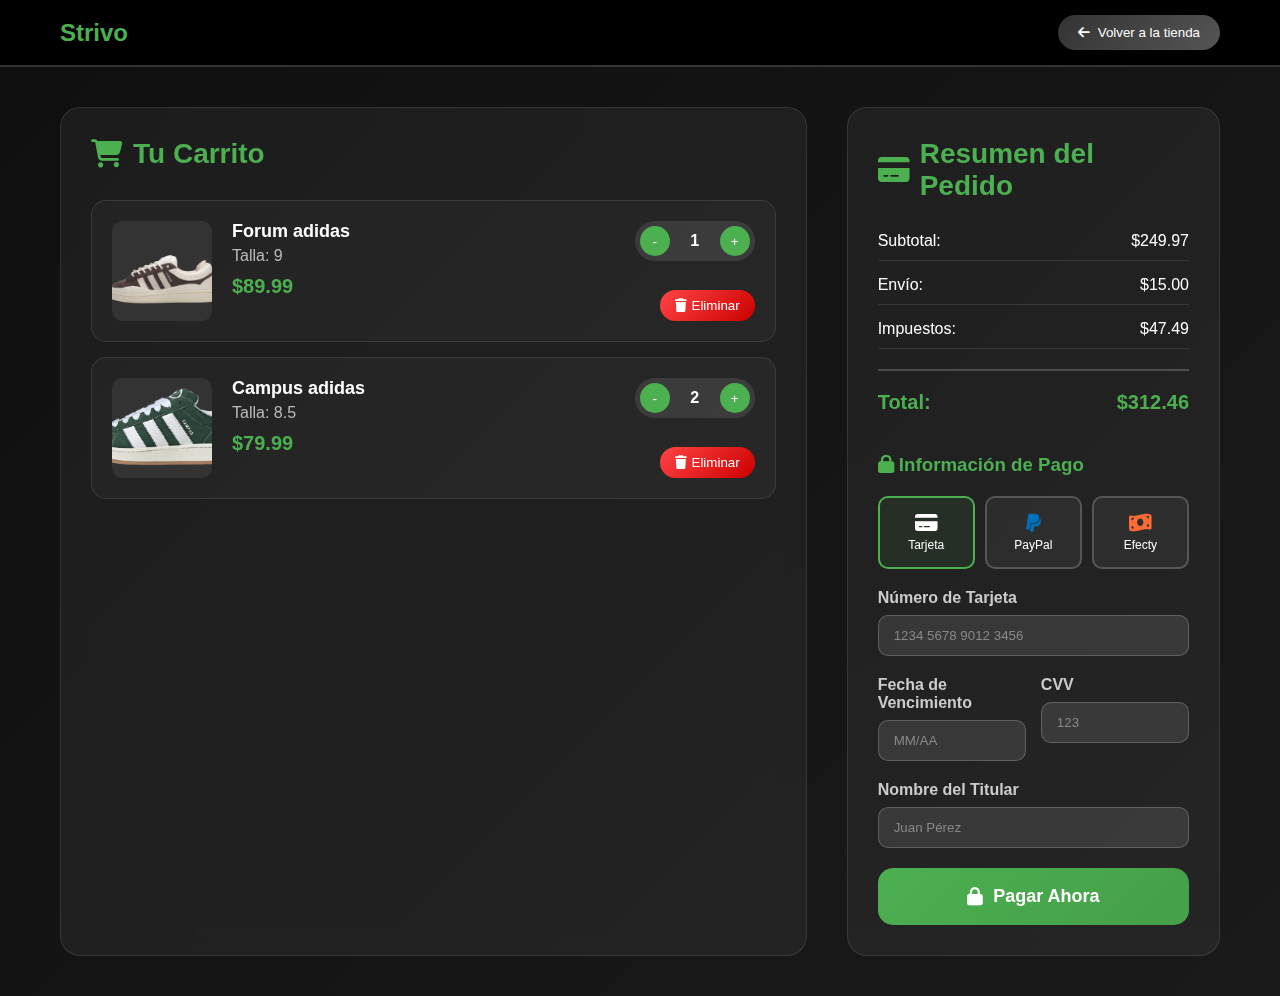
<file: fase2/cart.html>
<!DOCTYPE html>
<html lang="es">
<head>
    <meta charset="UTF-8">
    <meta name="viewport" content="width=device-width, initial-scale=1.0">
    <title>Carrito de Compras - Strivo</title>
    <link rel="stylesheet" href="https://cdnjs.cloudflare.com/ajax/libs/font-awesome/6.4.0/css/all.min.css">
    <style>
        * {
            margin: 0;
            padding: 0;
            box-sizing: border-box;
            font-family: Arial, sans-serif;
        }

        body {
            background: linear-gradient(135deg, #0f0f0f 0%, #1a1a1a 100%);
            color: #fff;
            min-height: 100vh;
        }

        /* Header */
        header {
            background-color: #000;
            padding: 15px 0;
            border-bottom: 2px solid #333;
        }

        .header-container {
            display: flex;
            justify-content: space-between;
            align-items: center;
            max-width: 1200px;
            margin: 0 auto;
            padding: 0 20px;
        }

        .logo {
            font-size: 24px;
            font-weight: bold;
            color: #4CAF50;
            cursor: pointer;
        }

        .back-btn {
            background: linear-gradient(135deg, #333, #555);
            color: white;
            padding: 10px 20px;
            border: none;
            border-radius: 25px;
            cursor: pointer;
            transition: all 0.3s;
            display: flex;
            align-items: center;
            gap: 8px;
        }

        .back-btn:hover {
            background: linear-gradient(135deg, #555, #777);
            transform: translateY(-2px);
        }

        /* Main Container */
        .main-container {
            max-width: 1200px;
            margin: 0 auto;
            padding: 40px 20px;
            display: grid;
            grid-template-columns: 2fr 1fr;
            gap: 40px;
        }

        /* Cart Section */
        .cart-section {
            background: rgba(255, 255, 255, 0.05);
            backdrop-filter: blur(10px);
            border: 1px solid rgba(255, 255, 255, 0.1);
            border-radius: 20px;
            padding: 30px;
        }

        .section-title {
            font-size: 28px;
            margin-bottom: 30px;
            color: #4CAF50;
            display: flex;
            align-items: center;
            gap: 10px;
        }

        .cart-item {
            display: flex;
            gap: 20px;
            padding: 20px;
            background: rgba(255, 255, 255, 0.03);
            border-radius: 15px;
            margin-bottom: 15px;
            transition: all 0.3s;
            border: 1px solid rgba(255, 255, 255, 0.1);
        }

        .cart-item:hover {
            background: rgba(255, 255, 255, 0.08);
            transform: translateY(-2px);
        }

        .item-image {
            width: 100px;
            height: 100px;
            border-radius: 10px;
            overflow: hidden;
            background: #333;
        }

        .item-image img {
            width: 100%;
            height: 100%;
            object-fit: cover;
        }

        .item-details {
            flex: 1;
        }

        .item-name {
            font-size: 18px;
            font-weight: bold;
            margin-bottom: 5px;
        }

        .item-size {
            color: #bbb;
            margin-bottom: 10px;
        }

        .item-price {
            font-size: 20px;
            color: #4CAF50;
            font-weight: bold;
        }

        .item-controls {
            display: flex;
            flex-direction: column;
            justify-content: space-between;
            align-items: end;
        }

        .quantity-controls {
            display: flex;
            align-items: center;
            gap: 10px;
            background: rgba(255, 255, 255, 0.1);
            border-radius: 25px;
            padding: 5px;
        }

        .qty-btn {
            background: #4CAF50;
            color: white;
            border: none;
            width: 30px;
            height: 30px;
            border-radius: 50%;
            cursor: pointer;
            display: flex;
            align-items: center;
            justify-content: center;
            transition: all 0.3s;
        }

        .qty-btn:hover {
            background: #45a049;
            transform: scale(1.1);
        }

        .qty-display {
            min-width: 30px;
            text-align: center;
            font-weight: bold;
        }

        .remove-btn {
            background: linear-gradient(135deg, #ff4444, #cc0000);
            color: white;
            border: none;
            padding: 8px 15px;
            border-radius: 20px;
            cursor: pointer;
            transition: all 0.3s;
            display: flex;
            align-items: center;
            gap: 5px;
        }

        .remove-btn:hover {
            background: linear-gradient(135deg, #cc0000, #aa0000);
            transform: translateY(-2px);
        }

        /* Payment Section */
        .payment-section {
            background: rgba(255, 255, 255, 0.05);
            backdrop-filter: blur(10px);
            border: 1px solid rgba(255, 255, 255, 0.1);
            border-radius: 20px;
            padding: 30px;
            height: fit-content;
            position: sticky;
            top: 20px;
        }

        .order-summary {
            margin-bottom: 30px;
        }

        .summary-row {
            display: flex;
            justify-content: space-between;
            margin-bottom: 15px;
            padding-bottom: 10px;
            border-bottom: 1px solid rgba(255, 255, 255, 0.1);
        }

        .summary-row:last-child {
            border-bottom: none;
            font-size: 20px;
            font-weight: bold;
            color: #4CAF50;
            margin-top: 20px;
            padding-top: 20px;
            border-top: 2px solid rgba(255, 255, 255, 0.2);
        }

        .payment-form {
            margin-top: 30px;
        }

        .form-group {
            margin-bottom: 20px;
        }

        .form-group label {
            display: block;
            margin-bottom: 8px;
            color: #ccc;
            font-weight: bold;
        }

        .form-control {
            width: 100%;
            padding: 12px 15px;
            background: rgba(255, 255, 255, 0.1);
            border: 1px solid rgba(255, 255, 255, 0.2);
            border-radius: 10px;
            color: white;
            transition: all 0.3s;
        }

        .form-control:focus {
            outline: none;
            border-color: #4CAF50;
            background: rgba(255, 255, 255, 0.15);
            box-shadow: 0 0 20px rgba(76, 175, 80, 0.3);
        }

        .form-control::placeholder {
            color: #888;
        }

        .form-row {
            display: flex;
            gap: 15px;
        }

        .form-row .form-group {
            flex: 1;
        }

        .payment-methods {
            display: flex;
            gap: 10px;
            margin-bottom: 20px;
        }

        .payment-method {
            flex: 1;
            padding: 15px;
            border: 2px solid rgba(255, 255, 255, 0.2);
            border-radius: 10px;
            cursor: pointer;
            transition: all 0.3s;
            text-align: center;
            background: rgba(255, 255, 255, 0.05);
        }

        .payment-method:hover,
        .payment-method.selected {
            border-color: #4CAF50;
            background: rgba(76, 175, 80, 0.1);
        }

        .payment-method img {
            width: 40px;
            height: 25px;
            object-fit: contain;
            margin-bottom: 5px;
        }

        .checkout-btn {
            width: 100%;
            background: linear-gradient(135deg, #4CAF50, #45a049);
            color: white;
            border: none;
            padding: 18px;
            font-size: 18px;
            font-weight: bold;
            border-radius: 15px;
            cursor: pointer;
            transition: all 0.3s;
            display: flex;
            align-items: center;
            justify-content: center;
            gap: 10px;
        }

        .checkout-btn:hover {
            background: linear-gradient(135deg, #45a049, #4CAF50);
            transform: translateY(-3px);
            box-shadow: 0 10px 30px rgba(76, 175, 80, 0.4);
        }

        .checkout-btn:disabled {
            background: #666;
            cursor: not-allowed;
            transform: none;
            box-shadow: none;
        }

        /* Empty Cart */
        .empty-cart {
            text-align: center;
            padding: 60px 20px;
            color: #999;
        }

        .empty-cart i {
            font-size: 80px;
            margin-bottom: 20px;
            color: #555;
        }

        .empty-cart h2 {
            margin-bottom: 10px;
            color: #ccc;
        }

        /* Loading Animation */
        .loading {
            display: none;
            text-align: center;
            margin: 20px 0;
        }

        .spinner {
            border: 3px solid rgba(255, 255, 255, 0.3);
            border-radius: 50%;
            border-top: 3px solid #4CAF50;
            width: 40px;
            height: 40px;
            animation: spin 1s linear infinite;
            margin: 0 auto 10px;
        }

        @keyframes spin {
            0% { transform: rotate(0deg); }
            100% { transform: rotate(360deg); }
        }

        /* Success Modal */
        .success-modal {
            display: none;
            position: fixed;
            top: 0;
            left: 0;
            width: 100%;
            height: 100%;
            background: rgba(0, 0, 0, 0.8);
            z-index: 1000;
            backdrop-filter: blur(5px);
        }

        .success-content {
            position: absolute;
            top: 50%;
            left: 50%;
            transform: translate(-50%, -50%);
            background: linear-gradient(135deg, #1a1a1a, #2a2a2a);
            padding: 40px;
            border-radius: 20px;
            text-align: center;
            border: 1px solid rgba(255, 255, 255, 0.2);
            max-width: 400px;
            width: 90%;
        }

        .success-icon {
            font-size: 60px;
            color: #4CAF50;
            margin-bottom: 20px;
            animation: checkmark 0.6s ease-in-out;
        }

        @keyframes checkmark {
            0% { transform: scale(0); }
            50% { transform: scale(1.2); }
            100% { transform: scale(1); }
        }

        .success-content h2 {
            color: #4CAF50;
            margin-bottom: 15px;
        }

        .success-content p {
            color: #ccc;
            margin-bottom: 25px;
        }

        .continue-btn {
            background: linear-gradient(135deg, #4CAF50, #45a049);
            color: white;
            border: none;
            padding: 12px 30px;
            border-radius: 25px;
            cursor: pointer;
            font-weight: bold;
            transition: all 0.3s;
        }

        .continue-btn:hover {
            transform: translateY(-2px);
            box-shadow: 0 5px 15px rgba(76, 175, 80, 0.4);
        }

        /* Responsive */
        @media (max-width: 768px) {
            .main-container {
                grid-template-columns: 1fr;
                gap: 20px;
                padding: 20px 10px;
            }

            .cart-item {
                flex-direction: column;
                gap: 15px;
            }

            .item-controls {
                flex-direction: row;
                justify-content: space-between;
                align-items: center;
            }

            .form-row {
                flex-direction: column;
                gap: 0;
            }

            .payment-methods {
                flex-direction: column;
            }
        }
    </style>
</head>
<body>
    <header>
        <div class="header-container">
            <div class="logo" onclick="goHome()">Strivo</div>
            <button class="back-btn" onclick="goBack()">
                <i class="fas fa-arrow-left"></i>
                Volver a la tienda
            </button>
        </div>
    </header>

    <div class="main-container">
        <div class="cart-section">
            <h2 class="section-title">
                <i class="fas fa-shopping-cart"></i>
                Tu Carrito
            </h2>
            <div id="cart-items"></div>
        </div>

        <div class="payment-section">
            <h2 class="section-title">
                <i class="fas fa-credit-card"></i>
                Resumen del Pedido
            </h2>
            
            <div class="order-summary">
                <div class="summary-row">
                    <span>Subtotal:</span>
                    <span id="subtotal">$0.00</span>
                </div>
                <div class="summary-row">
                    <span>Envío:</span>
                    <span id="shipping">$15.00</span>
                </div>
                <div class="summary-row">
                    <span>Impuestos:</span>
                    <span id="taxes">$0.00</span>
                </div>
                <div class="summary-row">
                    <span>Total:</span>
                    <span id="total">$0.00</span>
                </div>
            </div>

            <div class="payment-form">
                <h3 style="margin-bottom: 20px; color: #4CAF50;">
                    <i class="fas fa-lock"></i>
                    Información de Pago
                </h3>

                <div class="payment-methods">
                    <div class="payment-method selected" data-method="credit">
                        <i class="fas fa-credit-card" style="font-size: 20px; margin-bottom: 5px;"></i>
                        <div style="font-size: 12px;">Tarjeta</div>
                    </div>
                    <div class="payment-method" data-method="paypal">
                        <i class="fab fa-paypal" style="font-size: 20px; margin-bottom: 5px; color: #0070ba;"></i>
                        <div style="font-size: 12px;">PayPal</div>
                    </div>
                    <div class="payment-method" data-method="efecty">
                        <i class="fas fa-money-bill-wave" style="font-size: 20px; margin-bottom: 5px; color: #ff6b35;"></i>
                        <div style="font-size: 12px;">Efecty</div>
                    </div>
                </div>

                <div id="credit-form">
                    <div class="form-group">
                        <label>Número de Tarjeta</label>
                        <input type="text" class="form-control" placeholder="1234 5678 9012 3456" maxlength="19" id="card-number">
                    </div>
                    
                    <div class="form-row">
                        <div class="form-group">
                            <label>Fecha de Vencimiento</label>
                            <input type="text" class="form-control" placeholder="MM/AA" maxlength="5" id="expiry">
                        </div>
                        <div class="form-group">
                            <label>CVV</label>
                            <input type="text" class="form-control" placeholder="123" maxlength="3" id="cvv">
                        </div>
                    </div>
                    
                    <div class="form-group">
                        <label>Nombre del Titular</label>
                        <input type="text" class="form-control" placeholder="Juan Pérez" id="card-holder">
                    </div>
                </div>

                <div id="paypal-form" style="display: none;">
                    <div class="form-group">
                        <label>Email de PayPal</label>
                        <input type="email" class="form-control" placeholder="tu@email.com" id="paypal-email">
                    </div>
                </div>

                <div id="efecty-form" style="display: none;">
                    <div class="form-group">
                        <label>Número de Documento</label>
                        <input type="text" class="form-control" placeholder="12345678" id="document-number">
                    </div>
                    <div class="form-group">
                        <label>Teléfono</label>
                        <input type="text" class="form-control" placeholder="3001234567" id="phone">
                    </div>
                </div>

                <div class="loading" id="loading">
                    <div class="spinner"></div>
                    <p>Procesando pago...</p>
                </div>

                <button class="checkout-btn" id="checkout-btn" onclick="processPayment()">
                    <i class="fas fa-lock"></i>
                    Pagar Ahora
                </button>
            </div>
        </div>
    </div>

    <!-- Success Modal -->
    <div class="success-modal" id="success-modal">
        <div class="success-content">
            <div class="success-icon">
                <i class="fas fa-check-circle"></i>
            </div>
            <h2>¡Pago Exitoso!</h2>
            <p>Tu pedido ha sido procesado correctamente. Recibirás un email de confirmación pronto.</p>
            <p><strong>Número de orden:</strong> <span id="order-number"></span></p>
           <a href="/fase1/index.html"> <button class="continue-btn" onclick="continueShopping()"> 
                Continuar Comprando
            </button></a>
        </div>
    </div>

    <script>
        // Variables globales
        let cart = [];
        let selectedPaymentMethod = 'credit';

        // Cargar datos del carrito desde localStorage o memoria
        function loadCart() {
            // Simulamos obtener el carrito de la página principal
            // En una implementación real, esto vendría de localStorage o una API
            const savedCart = localStorage.getItem('strivoCart');
            if (savedCart) {
                cart = JSON.parse(savedCart);
            } else {
                // Carrito de ejemplo si no hay datos
                cart = [
                    {
                        id: 1,
                        name: "Forum adidas",
                        price: 89.99,
                        size: "9",
                        quantity: 1,
                        image: "/img/zapas1.webp"
                    },
                    {
                        id: 2,
                        name: "Campus adidas",
                        price: 79.99,
                        size: "8.5",
                        quantity: 2,
                        image: "/img/zapas2.webp"
                    }
                ];
            }
            
            displayCartItems();
            updateOrderSummary();
        }

        // Mostrar items del carrito
        function displayCartItems() {
            const cartContainer = document.getElementById('cart-items');
            
            if (cart.length === 0) {
                cartContainer.innerHTML = `
                    <div class="empty-cart">
                        <i class="fas fa-shopping-cart"></i>
                        <h2>Tu carrito está vacío</h2>
                        <p>Añade algunos productos para continuar</p>
                    </div>
                `;
                return;
            }

            cartContainer.innerHTML = cart.map(item => `
                <div class="cart-item" data-id="${item.id}" data-size="${item.size}">
                    <div class="item-image">
                        <img src="${item.image}" alt="${item.name}" onerror="this.src='[data-uri]'">
                    </div>
                    <div class="item-details">
                        <div class="item-name">${item.name}</div>
                        <div class="item-size">Talla: ${item.size}</div>
                        <div class="item-price">$${item.price.toFixed(2)}</div>
                    </div>
                    <div class="item-controls">
                        <div class="quantity-controls">
                            <button class="qty-btn" onclick="updateQuantity(${item.id}, '${item.size}', -1)">-</button>
                            <div class="qty-display">${item.quantity}</div>
                            <button class="qty-btn" onclick="updateQuantity(${item.id}, '${item.size}', 1)">+</button>
                        </div>
                        <button class="remove-btn" onclick="removeItem(${item.id}, '${item.size}')">
                            <i class="fas fa-trash"></i>
                            Eliminar
                        </button>
                    </div>
                </div>
            `).join('');
        }

        // Actualizar cantidad
        function updateQuantity(id, size, change) {
            const itemIndex = cart.findIndex(item => item.id === id && item.size === size);
            if (itemIndex > -1) {
                cart[itemIndex].quantity += change;
                if (cart[itemIndex].quantity <= 0) {
                    cart.splice(itemIndex, 1);
                }
                displayCartItems();
                updateOrderSummary();
                saveCart();
            }
        }

        // Eliminar item
        function removeItem(id, size) {
            cart = cart.filter(item => !(item.id === id && item.size === size));
            displayCartItems();
            updateOrderSummary();
            saveCart();
        }

        // Actualizar resumen del pedido
        function updateOrderSummary() {
            const subtotal = cart.reduce((sum, item) => sum + (item.price * item.quantity), 0);
            const shipping = cart.length > 0 ? 15.00 : 0;
            const taxes = subtotal * 0.19; // 19% IVA
            const total = subtotal + shipping + taxes;

            document.getElementById('subtotal').textContent = `$${subtotal.toFixed(2)}`;
            document.getElementById('shipping').textContent = `$${shipping.toFixed(2)}`;
            document.getElementById('taxes').textContent = `$${taxes.toFixed(2)}`;
            document.getElementById('total').textContent = `$${total.toFixed(2)}`;

            // Deshabilitar checkout si el carrito está vacío
            document.getElementById('checkout-btn').disabled = cart.length === 0;
        }

        // Guardar carrito
        function saveCart() {
            localStorage.setItem('strivoCart', JSON.stringify(cart));
        }

        // Manejar métodos de pago
        document.querySelectorAll('.payment-method').forEach(method => {
            method.addEventListener('click', function() {
                document.querySelectorAll('.payment-method').forEach(m => m.classList.remove('selected'));
                this.classList.add('selected');
                selectedPaymentMethod = this.dataset.method;
                
                // Ocultar todos los formularios
                document.getElementById('credit-form').style.display = 'none';
                document.getElementById('paypal-form').style.display = 'none';
                document.getElementById('efecty-form').style.display = 'none';
                
                // Mostrar el formulario correspondiente
                document.getElementById(selectedPaymentMethod + '-form').style.display = 'block';
            });
        });

        // Formatear número de tarjeta
        document.getElementById('card-number')?.addEventListener('input', function(e) {
            let value = e.target.value.replace(/\s/g, '');
            let formattedValue = value.replace(/(.{4})/g, '$1 ');
            if (formattedValue.endsWith(' ')) {
                formattedValue = formattedValue.slice(0, -1);
            }
            e.target.value = formattedValue;
        });

        // Formatear fecha de vencimiento
        document.getElementById('expiry')?.addEventListener('input', function(e) {
            let value = e.target.value.replace(/\D/g, '');
            if (value.length >= 2) {
                value = value.substring(0, 2) + '/' + value.substring(2, 4);
            }
            e.target.value = value;
        });

        // Procesar pago
        function processPayment() {
            // Validar formulario
            if (!validateForm()) {
                return;
            }

            // Mostrar loading
            document.getElementById('loading').style.display = 'block';
            document.getElementById('checkout-btn').disabled = true;

            // Simular procesamiento de pago
            setTimeout(() => {
                document.getElementById('loading').style.display = 'none';
                document.getElementById('checkout-btn').disabled = false;
                
                // Generar número de orden
                const orderNumber = 'STR-' + Date.now().toString().slice(-8);
                document.getElementById('order-number').textContent = orderNumber;
                
                // Mostrar modal de éxito
                document.getElementById('success-modal').style.display = 'block';
                
                // Limpiar carrito
                cart = [];
                saveCart();
                displayCartItems();
                updateOrderSummary();
            }, 3000);
        }

        // Validar formulario
        function validateForm() {
            const requiredFields = {
                'credit': ['card-number', 'expiry', 'cvv', 'card-holder'],
                'paypal': ['paypal-email'],
                'efecty': ['document-number', 'phone']
            };

            const fields = requiredFields[selectedPaymentMethod];
            
            for (let fieldId of fields) {
                const field = document.getElementById(fieldId);
                if (!field || !field.value.trim()) {
                    field?.focus();
                    alert('Por favor completa todos los campos requeridos');
                    return false;
                }
            }

            // Validaciones específicas
            if (selectedPaymentMethod === 'credit') {
                const cardNumber = document.getElementById('card-number').value.replace(/\s/g, '');
                if (cardNumber.length < 13) {
                    alert('Número de tarjeta inválido');
                    return false;
                }
                
                const cvv = document.getElementById('cvv').value;
                if (cvv.length < 3) {
                    alert('CVV inválido');
                    return false;
                }
            }

            return true;
        }

        // Navegación
        function goBack() {
            window.history.back();
        }

        function goHome() {
            window.location.href = 'index.html';
        }

        function continueShopping() {
            document.getElementById('success-modal').style.display = 'none';
            window.location.href = 'index.html';
        }

        // Inicializar página
        document.addEventListener('DOMContentLoaded', function() {
            loadCart();
        });

        // Cerrar modal al hacer clic fuera
        document.getElementById('success-modal').addEventListener('click', function(e) {
            if (e.target === this) {
                continueShopping();
            }
        });
    </script>
</body>
</html>
</file>
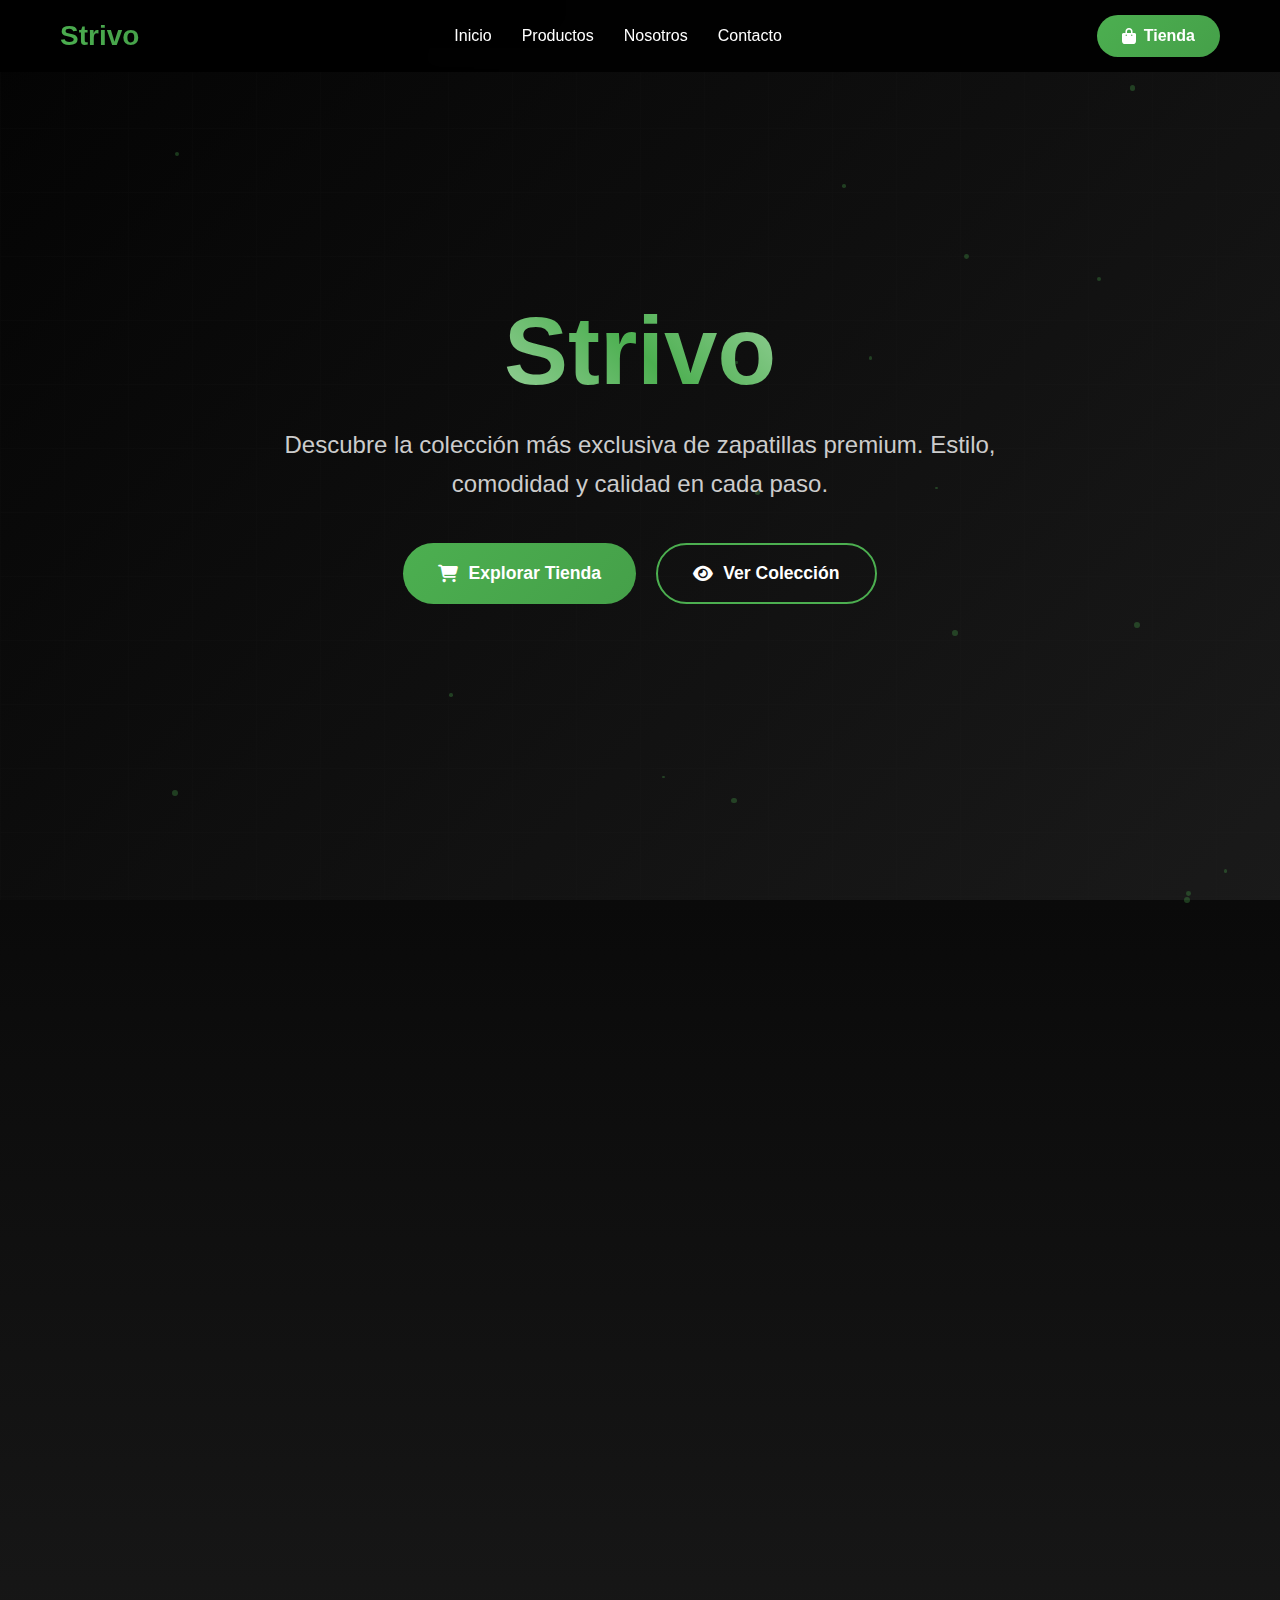
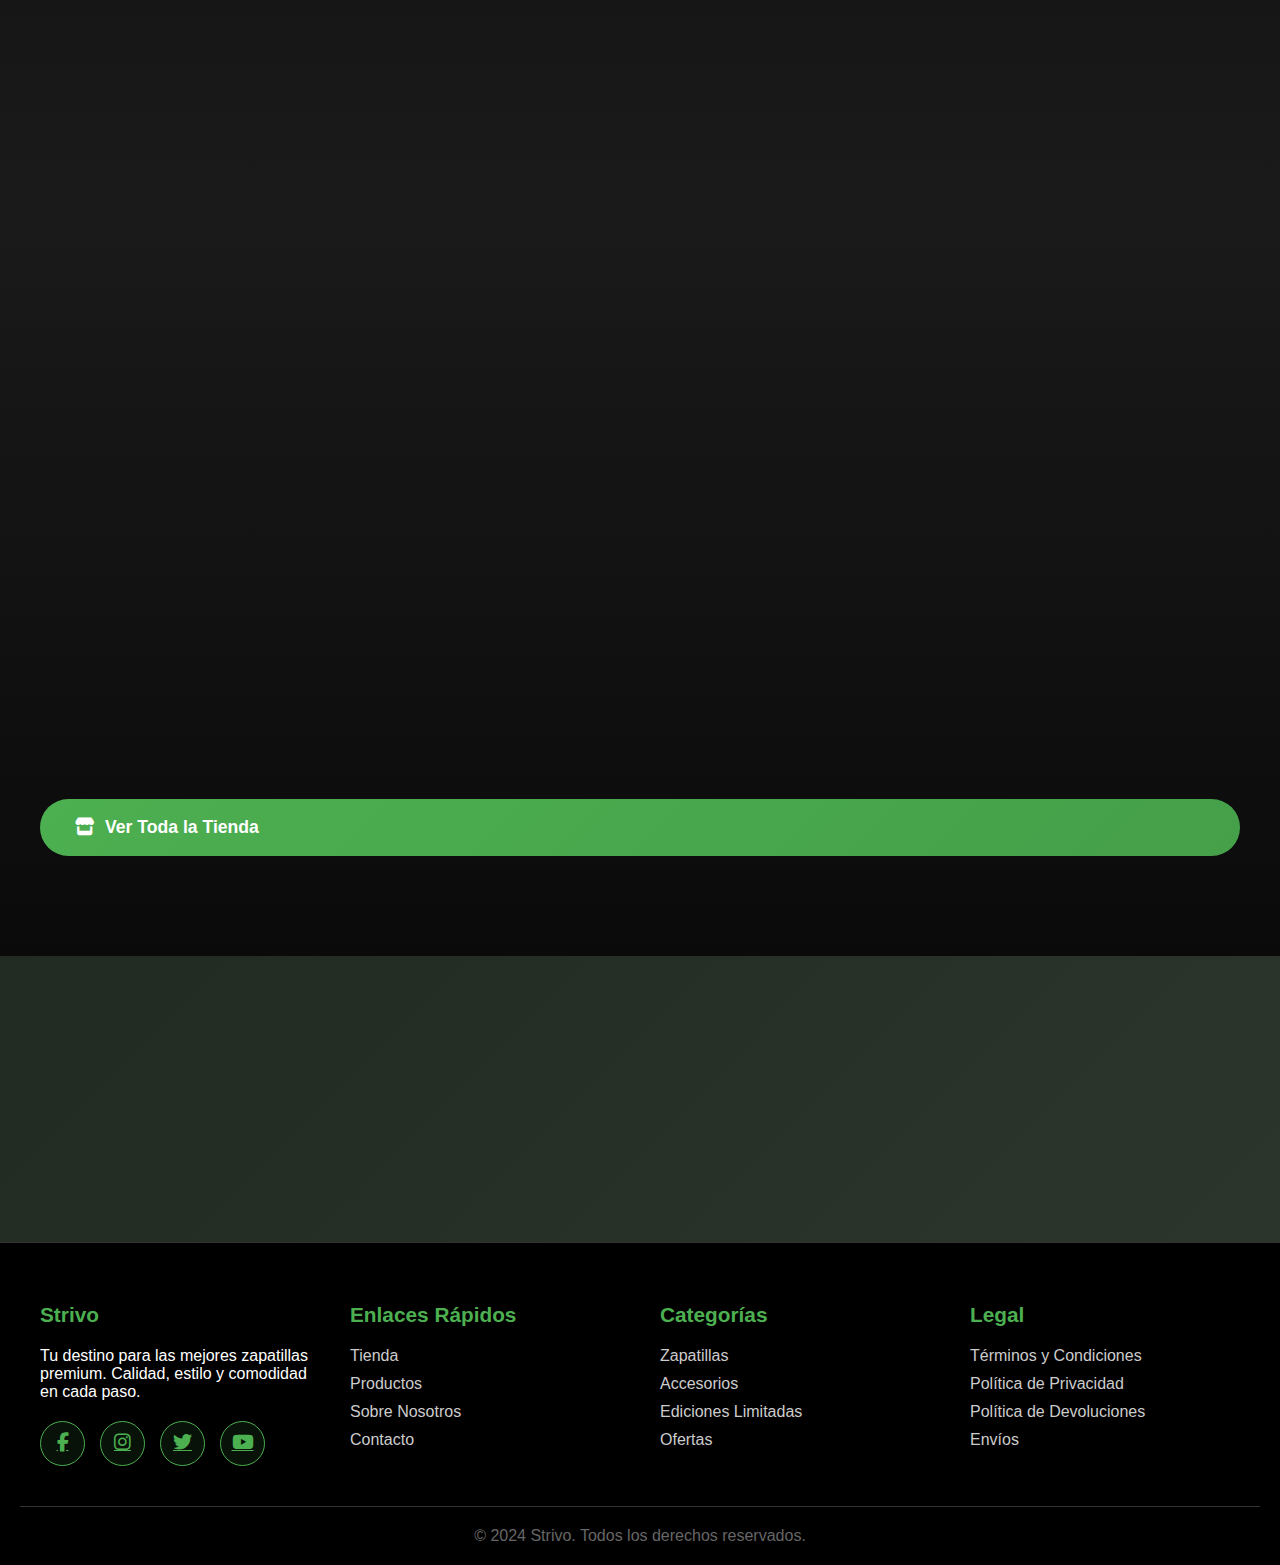
<file: home/home.html>
<!DOCTYPE html>
<html lang="es">
<head>
    <meta charset="UTF-8">
    <meta name="viewport" content="width=device-width, initial-scale=1.0">
    <title>Strivo - La mejor tienda de zapatillas</title>
    <link rel="stylesheet" href="https://cdnjs.cloudflare.com/ajax/libs/font-awesome/6.4.0/css/all.min.css">
    <style>
        * {
            margin: 0;
            padding: 0;
            box-sizing: border-box;
            font-family: 'Arial', sans-serif;
        }

        body {
            background: linear-gradient(135deg, #0a0a0a 0%, #1a1a1a 50%, #2a2a2a 100%);
            color: #fff;
            overflow-x: hidden;
        }

        /* Header */
        .header {
            position: fixed;
            top: 0;
            width: 100%;
            background: rgba(0, 0, 0, 0.9);
            backdrop-filter: blur(10px);
            z-index: 1000;
            transition: all 0.3s ease;
        }

        .header.scrolled {
            background: rgba(0, 0, 0, 0.95);
            box-shadow: 0 2px 20px rgba(0, 0, 0, 0.5);
        }

        .nav-container {
            max-width: 1200px;
            margin: 0 auto;
            display: flex;
            justify-content: space-between;
            align-items: center;
            padding: 15px 20px;
        }

        .logo {
            font-size: 28px;
            font-weight: bold;
            background: linear-gradient(45deg, #4CAF50, #45a049);
            -webkit-background-clip: text;
            -webkit-text-fill-color: transparent;
            background-clip: text;
            cursor: pointer;
        }

        .nav-menu {
            display: flex;
            list-style: none;
            gap: 30px;
        }

        .nav-menu a {
            color: #fff;
            text-decoration: none;
            transition: all 0.3s ease;
            position: relative;
            padding: 10px 0;
        }

        .nav-menu a:hover {
            color: #4CAF50;
        }

        .nav-menu a::after {
            content: '';
            position: absolute;
            bottom: 0;
            left: 0;
            width: 0;
            height: 2px;
            background: #4CAF50;
            transition: width 0.3s ease;
        }

        .nav-menu a:hover::after {
            width: 100%;
        }

        .cta-button {
            background: linear-gradient(135deg, #4CAF50, #45a049);
            color: white;
            padding: 12px 25px;
            border: none;
            border-radius: 25px;
            text-decoration: none;
            font-weight: bold;
            transition: all 0.3s ease;
            display: flex;
            align-items: center;
            gap: 8px;
        }

        .cta-button:hover {
            transform: translateY(-2px);
            box-shadow: 0 8px 25px rgba(76, 175, 80, 0.4);
        }

        /* Hero Section */
        .hero {
            height: 100vh;
            display: flex;
            align-items: center;
            justify-content: center;
            text-align: center;
            position: relative;
            background: linear-gradient(135deg, rgba(0,0,0,0.7), rgba(26,26,26,0.8)), url('data:image/svg+xml,<svg xmlns="http://www.w3.org/2000/svg" viewBox="0 0 1000 1000"><defs><pattern id="grid" width="50" height="50" patternUnits="userSpaceOnUse"><path d="M 50 0 L 0 0 0 50" fill="none" stroke="%23333" stroke-width="1" opacity="0.3"/></pattern></defs><rect width="100%" height="100%" fill="url(%23grid)"/></svg>');
            background-size: cover;
            background-attachment: fixed;
        }

        .hero-content {
            max-width: 800px;
            z-index: 2;
            animation: fadeInUp 1s ease-out;
        }

        @keyframes fadeInUp {
            from {
                opacity: 0;
                transform: translateY(30px);
            }
            to {
                opacity: 1;
                transform: translateY(0);
            }
        }

        .hero h1 {
            font-size: clamp(3rem, 8vw, 6rem);
            font-weight: bold;
            margin-bottom: 20px;
            background: linear-gradient(45deg, #fff, #4CAF50, #fff);
            -webkit-background-clip: text;
            -webkit-text-fill-color: transparent;
            background-clip: text;
            animation: glow 2s ease-in-out infinite alternate;
        }

        @keyframes glow {
            from {
                text-shadow: 0 0 20px rgba(76, 175, 80, 0.5);
            }
            to {
                text-shadow: 0 0 30px rgba(76, 175, 80, 0.8);
            }
        }

        .hero p {
            font-size: 1.5rem;
            margin-bottom: 40px;
            color: #ccc;
            line-height: 1.6;
        }

        .hero-buttons {
            display: flex;
            gap: 20px;
            justify-content: center;
            flex-wrap: wrap;
        }

        .btn-primary {
            background: linear-gradient(135deg, #4CAF50, #45a049);
            color: white;
            padding: 18px 35px;
            border: none;
            border-radius: 50px;
            font-size: 1.1rem;
            font-weight: bold;
            text-decoration: none;
            transition: all 0.3s ease;
            display: flex;
            align-items: center;
            gap: 10px;
        }

        .btn-primary:hover {
            transform: translateY(-3px);
            box-shadow: 0 10px 30px rgba(76, 175, 80, 0.4);
        }

        .btn-secondary {
            background: transparent;
            color: white;
            padding: 18px 35px;
            border: 2px solid #4CAF50;
            border-radius: 50px;
            font-size: 1.1rem;
            font-weight: bold;
            text-decoration: none;
            transition: all 0.3s ease;
            display: flex;
            align-items: center;
            gap: 10px;
        }

        .btn-secondary:hover {
            background: #4CAF50;
            color: white;
            transform: translateY(-3px);
            box-shadow: 0 10px 30px rgba(76, 175, 80, 0.3);
        }

        /* Features Section */
        .features {
            padding: 100px 20px;
            background: linear-gradient(180deg, #0a0a0a, #1a1a1a);
        }

        .features-container {
            max-width: 1200px;
            margin: 0 auto;
        }

        .features h2 {
            text-align: center;
            font-size: 3rem;
            margin-bottom: 60px;
            color: #4CAF50;
        }

        .features-grid {
            display: grid;
            grid-template-columns: repeat(auto-fit, minmax(300px, 1fr));
            gap: 40px;
        }

        .feature-card {
            background: rgba(255, 255, 255, 0.05);
            backdrop-filter: blur(10px);
            border: 1px solid rgba(255, 255, 255, 0.1);
            border-radius: 20px;
            padding: 40px 30px;
            text-align: center;
            transition: all 0.3s ease;
            position: relative;
            overflow: hidden;
        }

        .feature-card::before {
            content: '';
            position: absolute;
            top: 0;
            left: -100%;
            width: 100%;
            height: 100%;
            background: linear-gradient(90deg, transparent, rgba(76, 175, 80, 0.1), transparent);
            transition: left 0.5s ease;
        }

        .feature-card:hover::before {
            left: 100%;
        }

        .feature-card:hover {
            transform: translateY(-10px);
            box-shadow: 0 20px 40px rgba(76, 175, 80, 0.2);
            border-color: #4CAF50;
        }

        .feature-icon {
            font-size: 3rem;
            color: #4CAF50;
            margin-bottom: 20px;
            animation: float 3s ease-in-out infinite;
        }

        @keyframes float {
            0%, 100% { transform: translateY(0px); }
            50% { transform: translateY(-10px); }
        }

        .feature-card h3 {
            font-size: 1.5rem;
            margin-bottom: 15px;
            color: #fff;
        }

        .feature-card p {
            color: #ccc;
            line-height: 1.6;
        }

        /* Products Preview */
        .products-preview {
            padding: 100px 20px;
            background: linear-gradient(180deg, #1a1a1a, #0a0a0a);
        }

        .products-container {
            max-width: 1200px;
            margin: 0 auto;
            text-align: center;
        }

        .products-preview h2 {
            font-size: 3rem;
            margin-bottom: 20px;
            color: #4CAF50;
        }

        .products-preview p {
            font-size: 1.2rem;
            color: #ccc;
            margin-bottom: 50px;
        }

        .products-grid {
            display: grid;
            grid-template-columns: repeat(auto-fit, minmax(250px, 1fr));
            gap: 30px;
            margin-bottom: 50px;
        }

        .product-preview {
            background: rgba(255, 255, 255, 0.05);
            border-radius: 15px;
            overflow: hidden;
            transition: all 0.3s ease;
            cursor: pointer;
        }

        .product-preview:hover {
            transform: scale(1.05);
            box-shadow: 0 15px 30px rgba(76, 175, 80, 0.3);
        }

        .product-image {
            height: 200px;
            background: linear-gradient(45deg, #333, #555);
            display: flex;
            align-items: center;
            justify-content: center;
            font-size: 4rem;
            color: #4CAF50;
        }

        .product-info {
            padding: 20px;
        }

        .product-name {
            font-size: 1.2rem;
            font-weight: bold;
            margin-bottom: 5px;
        }

        .product-price {
            color: #4CAF50;
            font-size: 1.4rem;
            font-weight: bold;
        }

        /* Stats Section */
        .stats {
            padding: 80px 20px;
            background: rgba(76, 175, 80, 0.1);
        }

        .stats-container {
            max-width: 1200px;
            margin: 0 auto;
            display: grid;
            grid-template-columns: repeat(auto-fit, minmax(200px, 1fr));
            gap: 40px;
            text-align: center;
        }

        .stat-item {
            padding: 20px;
        }

        .stat-number {
            font-size: 3rem;
            font-weight: bold;
            color: #4CAF50;
            margin-bottom: 10px;
            counter-reset: count;
        }

        .stat-label {
            font-size: 1.1rem;
            color: #ccc;
            text-transform: uppercase;
            letter-spacing: 1px;
        }

        /* Footer */
        .footer {
            background: #000;
            padding: 60px 20px 20px;
            border-top: 1px solid #333;
        }

        .footer-container {
            max-width: 1200px;
            margin: 0 auto;
            display: grid;
            grid-template-columns: repeat(auto-fit, minmax(250px, 1fr));
            gap: 40px;
        }

        .footer-section h3 {
            color: #4CAF50;
            margin-bottom: 20px;
            font-size: 1.3rem;
        }

        .footer-section ul {
            list-style: none;
        }

        .footer-section ul li {
            margin-bottom: 10px;
        }

        .footer-section ul li a {
            color: #ccc;
            text-decoration: none;
            transition: color 0.3s ease;
        }

        .footer-section ul li a:hover {
            color: #4CAF50;
        }

        .social-icons {
            display: flex;
            gap: 15px;
            margin-top: 20px;
        }

        .social-icons a {
            display: flex;
            align-items: center;
            justify-content: center;
            width: 45px;
            height: 45px;
            background: rgba(76, 175, 80, 0.1);
            border: 1px solid #4CAF50;
            border-radius: 50%;
            color: #4CAF50;
            font-size: 1.2rem;
            transition: all 0.3s ease;
        }

        .social-icons a:hover {
            background: #4CAF50;
            color: white;
            transform: translateY(-3px);
        }

        .footer-bottom {
            text-align: center;
            margin-top: 40px;
            padding-top: 20px;
            border-top: 1px solid #333;
            color: #666;
        }

        /* Responsive */
        @media (max-width: 768px) {
            .nav-menu {
                display: none;
            }

            .hero h1 {
                font-size: 3rem;
            }

            .hero p {
                font-size: 1.2rem;
            }

            .hero-buttons {
                flex-direction: column;
                align-items: center;
            }

            .features h2,
            .products-preview h2 {
                font-size: 2rem;
            }

            .products-grid {
                grid-template-columns: repeat(auto-fit, minmax(200px, 1fr));
            }

            .stats-container {
                grid-template-columns: repeat(2, 1fr);
            }
        }

        /* Scroll animations */
        .fade-in {
            opacity: 0;
            transform: translateY(30px);
            transition: all 0.8s ease;
        }

        .fade-in.visible {
            opacity: 1;
            transform: translateY(0);
        }

        /* Particles effect */
        .particles {
            position: absolute;
            top: 0;
            left: 0;
            width: 100%;
            height: 100%;
            pointer-events: none;
            z-index: 1;
        }

        .particle {
            position: absolute;
            background: #4CAF50;
            border-radius: 50%;
            opacity: 0.3;
            animation: float-particle 6s infinite ease-in-out;
        }

        @keyframes float-particle {
            0%, 100% { transform: translateY(0px) rotate(0deg); }
            50% { transform: translateY(-20px) rotate(180deg); }
        }
    </style>
</head>
<body>
    <!-- Header -->
    <header class="header" id="header">
        <nav class="nav-container">
            <div class="logo" onclick="scrollToTop()">Strivo</div>
            <ul class="nav-menu">
                <li><a href="#inicio">Inicio</a></li>
                <li><a href="#productos">Productos</a></li>
                <li><a href="#nosotros">Nosotros</a></li>
                <li><a href="#contacto">Contacto</a></li>
            </ul>
            <a href="/fase1/index.html" class="cta-button">
                <i class="fas fa-shopping-bag"></i>
                Tienda
            </a>
        </nav>
    </header>

    <!-- Hero Section -->
    <section class="hero" id="inicio">
        <div class="particles" id="particles"></div>
        <div class="hero-content">
            <h1>Strivo</h1>
            <p>Descubre la colección más exclusiva de zapatillas premium. Estilo, comodidad y calidad en cada paso.</p>
            <div class="hero-buttons">
                <a href="/fase1/index.html" class="btn-primary">
                    <i class="fas fa-shopping-cart"></i>
                    Explorar Tienda
                </a>
                <a href="#productos" class="btn-secondary">
                    <i class="fas fa-eye"></i>
                    Ver Colección
                </a>
            </div>
        </div>
    </section>

    <!-- Features Section -->
    <section class="features" id="nosotros">
        <div class="features-container">
            <h2 class="fade-in">¿Por qué elegir Strivo?</h2>
            <div class="features-grid">
                <div class="feature-card fade-in">
                    <div class="feature-icon">
                        <i class="fas fa-medal"></i>
                    </div>
                    <h3>Calidad Premium</h3>
                    <p>Solo trabajamos con las mejores marcas y materiales de alta calidad para garantizar durabilidad y comodidad excepcional.</p>
                </div>
                <div class="feature-card fade-in">
                    <div class="feature-icon">
                        <i class="fas fa-shipping-fast"></i>
                    </div>
                    <h3>Envío Rápido</h3>
                    <p>Entregas en 24-48 horas a nivel nacional. Tu pedido llegará rápido y seguro a la puerta de tu casa.</p>
                </div>
                <div class="feature-card fade-in">
                    <div class="feature-icon">
                        <i class="fas fa-undo"></i>
                    </div>
                    <h3>Devolución Fácil</h3>
                    <p>30 días para cambios y devoluciones sin complicaciones. Tu satisfacción es nuestra prioridad número uno.</p>
                </div>
                <div class="feature-card fade-in">
                    <div class="feature-icon">
                        <i class="fas fa-headset"></i>
                    </div>
                    <h3>Soporte 24/7</h3>
                    <p>Nuestro equipo está disponible las 24 horas para ayudarte con cualquier consulta o problema que tengas.</p>
                </div>
                <div class="feature-card fade-in">
                    <div class="feature-icon">
                        <i class="fas fa-star"></i>
                    </div>
                    <h3>Productos Exclusivos</h3>
                    <p>Accede a ediciones limitadas y colaboraciones exclusivas que no encontrarás en ningún otro lugar.</p>
                </div>
                <div class="feature-card fade-in">
                    <div class="feature-icon">
                        <i class="fas fa-lock"></i>
                    </div>
                    <h3>Compra Segura</h3>
                    <p>Transacciones 100% seguras con encriptación de datos y múltiples métodos de pago disponibles.</p>
                </div>
            </div>
        </div>
    </section>

    <!-- Products Preview -->
    <section class="products-preview" id="productos">
        <div class="products-container">
            <h2 class="fade-in">Productos Destacados</h2>
            <p class="fade-in">Descubre nuestra selección curada de las mejores zapatillas del mercado</p>
            
            <div class="products-grid">
                <div class="product-preview fade-in" onclick="goToStore()">
                    <div class="product-image">
                        <i class="fas fa-shoe-prints"></i>
                    </div>
                    <div class="product-info">
                        <div class="product-name">Adidas Forum</div>
                        <div class="product-price">$89.99</div>
                    </div>
                </div>
                <div class="product-preview fade-in" onclick="goToStore()">
                    <div class="product-image">
                        <i class="fas fa-running"></i>
                    </div>
                    <div class="product-info">
                        <div class="product-name">Nike Legacy</div>
                        <div class="product-price">$89.99</div>
                    </div>
                </div>
                <div class="product-preview fade-in" onclick="goToStore()">
                    <div class="product-image">
                        <i class="fas fa-skating"></i>
                    </div>
                    <div class="product-info">
                        <div class="product-name">Adidas Campus</div>
                        <div class="product-price">$79.99</div>
                    </div>
                </div>
                <div class="product-preview fade-in" onclick="goToStore()">
                    <div class="product-image">
                        <i class="fas fa-dumbbell"></i>
                    </div>
                    <div class="product-info">
                        <div class="product-name">Edición Especial</div>
                        <div class="product-price">$149.99</div>
                    </div>
                </div>
            </div>

            <a href="/fase1/index.html" class="btn-primary">
                <i class="fas fa-store"></i>
                Ver Toda la Tienda
            </a>
        </div>
    </section>

    <!-- Stats Section -->
    <section class="stats">
        <div class="stats-container">
            <div class="stat-item fade-in">
                <div class="stat-number" data-target="10000">0</div>
                <div class="stat-label">Clientes Felices</div>
            </div>
            <div class="stat-item fade-in">
                <div class="stat-number" data-target="500">0</div>
                <div class="stat-label">Productos</div>
            </div>
            <div class="stat-item fade-in">
                <div class="stat-number" data-target="50">0</div>
                <div class="stat-label">Marcas Premium</div>
            </div>
            <div class="stat-item fade-in">
                <div class="stat-number" data-target="99">0</div>
                <div class="stat-label">% Satisfacción</div>
            </div>
        </div>
    </section>

    <!-- Footer -->
    <footer class="footer" id="contacto">
        <div class="footer-container">
            <div class="footer-section">
                <h3>Strivo</h3>
                <p>Tu destino para las mejores zapatillas premium. Calidad, estilo y comodidad en cada paso.</p>
                <div class="social-icons">
                    <a href="#"><i class="fab fa-facebook-f"></i></a>
                    <a href="#"><i class="fab fa-instagram"></i></a>
                    <a href="#"><i class="fab fa-twitter"></i></a>
                    <a href="#"><i class="fab fa-youtube"></i></a>
                </div>
            </div>
            <div class="footer-section">
                <h3>Enlaces Rápidos</h3>
                <ul>
                    <li><a href="index.html">Tienda</a></li>
                    <li><a href="#productos">Productos</a></li>
                    <li><a href="#nosotros">Sobre Nosotros</a></li>
                    <li><a href="#contacto">Contacto</a></li>
                </ul>
            </div>
            <div class="footer-section">
                <h3>Categorías</h3>
                <ul>
                    <li><a href="index.html#zapatillas">Zapatillas</a></li>
                    <li><a href="index.html#accesorios">Accesorios</a></li>
                    <li><a href="#">Ediciones Limitadas</a></li>
                    <li><a href="#">Ofertas</a></li>
                </ul>
            </div>
            <div class="footer-section">
                <h3>Legal</h3>
                <ul>
                    <li><a href="#">Términos y Condiciones</a></li>
                    <li><a href="#">Política de Privacidad</a></li>
                    <li><a href="#">Política de Devoluciones</a></li>
                    <li><a href="#">Envíos</a></li>
                </ul>
            </div>
        </div>
        <div class="footer-bottom">
            <p>&copy; 2024 Strivo. Todos los derechos reservados.</p>
        </div>
    </footer>

    <script>
        // Header scroll effect
        window.addEventListener('scroll', () => {
            const header = document.getElementById('header');
            if (window.scrollY > 100) {
                header.classList.add('scrolled');
            } else {
                header.classList.remove('scrolled');
            }
        });

        // Smooth scrolling
        document.querySelectorAll('a[href^="#"]').forEach(anchor => {
            anchor.addEventListener('click', function (e) {
                e.preventDefault();
                const target = document.querySelector(this.getAttribute('href'));
                if (target) {
                    target.scrollIntoView({
                        behavior: 'smooth',
                        block: 'start'
                    });
                }
            });
        });

        // Scroll animations
        const observerOptions = {
            threshold: 0.1,
            rootMargin: '0px 0px -50px 0px'
        };

        const observer = new IntersectionObserver((entries) => {
            entries.forEach(entry => {
                if (entry.isIntersecting) {
                    entry.target.classList.add('visible');
                }
            });
        }, observerOptions);

        document.querySelectorAll('.fade-in').forEach(el => {
            observer.observe(el);
        });

        // Counter animation
        function animateCounter(element, target) {
            let count = 0;
            const increment = target / 100;
            const timer = setInterval(() => {
                count += increment;
                if (count >= target) {
                    count = target;
                    clearInterval(timer);
                }
                element.textContent = Math.floor(count);
            }, 20);
        }

        // Stats counter
        const statsObserver = new IntersectionObserver((entries) => {
            entries.forEach(entry => {
                if (entry.isIntersecting) {
                    const number = entry.target.querySelector('.stat-number');
                    const target = parseInt(number.dataset.target);
                    animateCounter(number, target);
                    statsObserver.unobserve(entry.target);
                }
            });
        });

        document.querySelectorAll('.stat-item').forEach(stat => {
            statsObserver.observe(stat);
        });

        // Particles effect
        function createParticles() {
            const particlesContainer = document.getElementById('particles');
            const particleCount = 20;

            for (let i = 0; i < particleCount; i++) {
                const particle = document.createElement('div');
                particle.classList.add('particle');
                
                // Random size
                const size = Math.random() * 4 + 2;
                particle.style.width = size + 'px';
                particle.style.height = size + 'px';
                
                // Random position
                particle.style.left = Math.random() * 100 + '%';
                particle.style.top = Math.random() * 100 + '%';
                
                // Random animation delay
                particle.style.animationDelay = Math.random() * 6 + 's';
                
                particlesContainer.appendChild(particle);
            }
        }

        // Navigation functions
        function scrollToTop() {
            window.scrollTo({
                top: 0,
                behavior: 'smooth'
            });
        }

        function goToStore() {
            window.location.href = 'index.html';
        }

        // Initialize
        document.addEventListener('DOMContentLoaded', () => {
            createParticles();
        });

        // Mobile menu toggle (for future implementation)
        function toggleMobileMenu() {
            // Future mobile menu functionality
        }
    </script>
</body>
</html>
</file>
